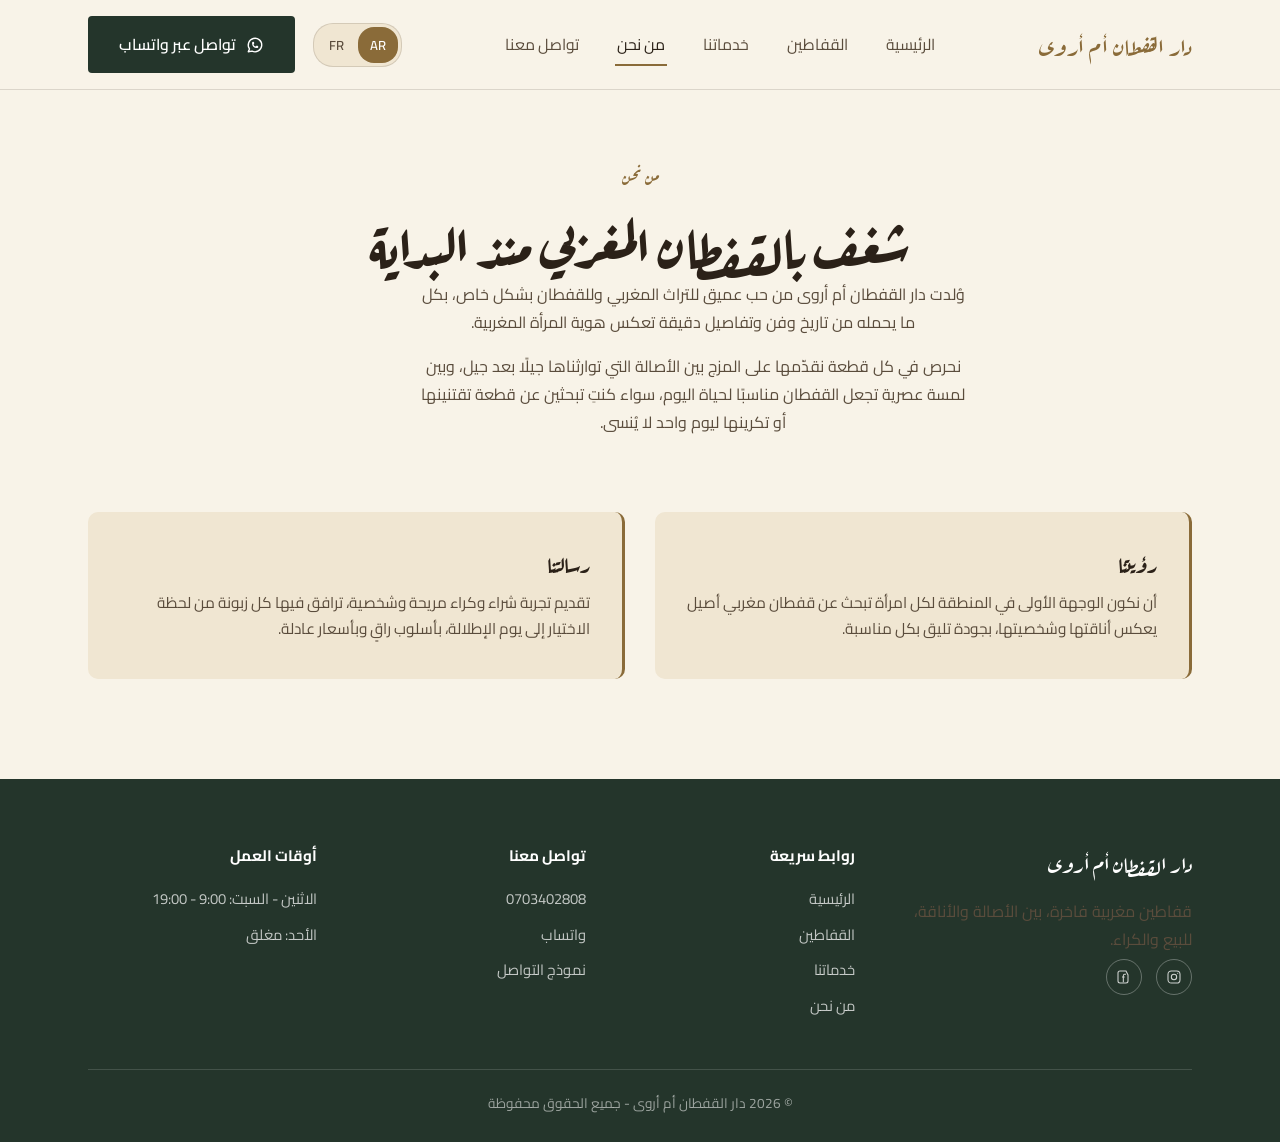
<file: about.html>
<!DOCTYPE html>
<html lang="ar" dir="rtl">
<head>
<meta charset="UTF-8">
<meta name="viewport" content="width=device-width, initial-scale=1.0">
<title data-i18n="abt_title">من نحن | دار القفطان أم أروى</title>
<meta name="description" content="تعرّفي على دار القفطان أم أروى، شغفنا بالقفطان المغربي الأصيل، ورؤيتنا في تقديم الأناقة التقليدية بلمسة عصرية." data-i18n-attr="content:abt_meta_desc">
<link rel="preconnect" href="https://fonts.googleapis.com">
<link rel="preconnect" href="https://fonts.gstatic.com" crossorigin>
<link href="https://fonts.googleapis.com/css2?family=Aref+Ruqaa:wght@400;700&family=Cormorant+Garamond:ital,wght@1,600&family=Cairo:wght@400;500;600;700&display=swap" rel="stylesheet">
<link rel="stylesheet" href="style.css">
</head>
<body>

<!-- ============ Header / Navbar ============ -->
<header class="site-header">
  <div class="nav-wrap">
    <a href="index.html" class="logo"><span data-i18n="brand_prefix">دار القفطان</span> <span data-i18n="brand_name">أم أروى</span></a>

    <nav class="nav-links">
      <a href="index.html" data-i18n="nav_home">الرئيسية</a>
      <a href="caftans.html" data-i18n="nav_caftans">القفاطين</a>
      <a href="services.html" data-i18n="nav_services">خدماتنا</a>
      <a href="about.html" class="active" data-i18n="nav_about">من نحن</a>
      <a href="contact.html" data-i18n="nav_contact">تواصل معنا</a>
    </nav>

    <div class="nav-cta">
      <div class="lang-switch" role="group" data-i18n-attr="aria-label:lang_switch_aria">
        <button type="button" class="lang-btn active" data-lang="ar">AR</button>
        <button type="button" class="lang-btn" data-lang="fr">FR</button>
      </div>
      <a class="btn btn-whatsapp" href="https://wa.me/212703402808" target="_blank" rel="noopener">
        <svg viewBox="0 0 24 24" fill="none" stroke="currentColor" stroke-width="1.8" stroke-linecap="round" stroke-linejoin="round"><path d="M3 21l1.65-3.8a9 9 0 1 1 3.4 2.9L3 21"/><path d="M9 10a.5.5 0 0 0 1 0v-1a.5.5 0 0 0-1 0v1a5 5 0 0 0 5 5h1a.5.5 0 0 0 0-1h-1a.5.5 0 0 0 0 1"/></svg>
        <span data-i18n="whatsapp_short">تواصل عبر واتساب</span>
      </a>
    </div>

    <button class="hamburger" aria-label="فتح القائمة" data-i18n-attr="aria-label:hamburger_aria">
      <span></span><span></span><span></span>
    </button>
  </div>

  <div class="mobile-panel">
    <a href="index.html" data-i18n="nav_home">الرئيسية</a>
    <a href="caftans.html" data-i18n="nav_caftans">القفاطين</a>
    <a href="services.html" data-i18n="nav_services">خدماتنا</a>
    <a href="about.html" data-i18n="nav_about">من نحن</a>
    <a href="contact.html" data-i18n="nav_contact">تواصل معنا</a>
    <a href="https://wa.me/212703402808" target="_blank" rel="noopener" style="color:var(--gold-deep); font-weight:700;" data-i18n="whatsapp_short">تواصل عبر واتساب</a>
    <div class="lang-switch" role="group" data-i18n-attr="aria-label:lang_switch_aria">
      <button type="button" class="lang-btn active" data-lang="ar">AR</button>
      <button type="button" class="lang-btn" data-lang="fr">FR</button>
    </div>
  </div>
</header>

<!-- ============ About hero ============ -->
<section class="about-hero">
  <div class="container">
    <div>
      <span class="eyebrow-gold" data-i18n="abt_hero_eyebrow">من نحن</span>
      <h1 data-i18n="abt_hero_h1">شغف بالقفطان المغربي منذ البداية</h1>
      <p data-i18n="abt_hero_p1">وُلدت دار القفطان أم أروى من حب عميق للتراث المغربي وللقفطان بشكل خاص، بكل ما يحمله من تاريخ وفن وتفاصيل دقيقة تعكس هوية المرأة المغربية.</p>
      <p data-i18n="abt_hero_p2">نحرص في كل قطعة نقدّمها على المزج بين الأصالة التي توارثناها جيلًا بعد جيل، وبين لمسة عصرية تجعل القفطان مناسبًا لحياة اليوم، سواء كنتِ تبحثين عن قطعة تقتنينها أو تكرينها ليوم واحد لا يُنسى.</p>
    </div>
  </div>
</section>

<!-- ============ Mission & Vision ============ -->
<section class="mission-vision">
  <div class="container">
    <div class="mv-grid">
      <div class="mv-card">
        <h3 data-i18n="abt_vision_h3">رؤيتنا</h3>
        <p data-i18n="abt_vision_p">أن نكون الوجهة الأولى في المنطقة لكل امرأة تبحث عن قفطان مغربي أصيل يعكس أناقتها وشخصيتها، بجودة تليق بكل مناسبة.</p>
      </div>
      <div class="mv-card">
        <h3 data-i18n="abt_mission_h3">رسالتنا</h3>
        <p data-i18n="abt_mission_p">تقديم تجربة شراء وكراء مريحة وشخصية، ترافق فيها كل زبونة من لحظة الاختيار إلى يوم الإطلالة، بأسلوب راقٍ وبأسعار عادلة.</p>
      </div>
    </div>
  </div>
</section>

<!-- ============ Footer ============ -->
<footer class="site-footer">
  <div class="container">
    <div class="footer-grid">
      <div>
        <div class="footer-logo" data-i18n="brand_full">دار القفطان أم أروى</div>
        <p data-i18n="footer_tagline">قفاطين مغربية فاخرة، بين الأصالة والأناقة، للبيع والكراء.</p>
        <div class="footer-social">
          <a href="#" aria-label="Instagram"><svg viewBox="0 0 24 24" fill="none" stroke="currentColor" stroke-width="1.6"><rect x="3" y="3" width="18" height="18" rx="5"/><circle cx="12" cy="12" r="4"/><circle cx="17.5" cy="6.5" r="0.8" fill="currentColor" stroke="none"/></svg></a>
          <a href="#" aria-label="Facebook"><svg viewBox="0 0 24 24" fill="none" stroke="currentColor" stroke-width="1.6"><path d="M15 8h-2a2 2 0 0 0-2 2v10M9 12h4"/><path d="M15 3H6a3 3 0 0 0-3 3v12a3 3 0 0 0 3 3h9a3 3 0 0 0 3-3V9l-3-6z"/></svg></a>
        </div>
      </div>
      <div class="footer-col">
        <h4 data-i18n="footer_quicklinks">روابط سريعة</h4>
        <a href="index.html" data-i18n="nav_home">الرئيسية</a>
        <a href="caftans.html" data-i18n="nav_caftans">القفاطين</a>
        <a href="services.html" data-i18n="nav_services">خدماتنا</a>
        <a href="about.html" data-i18n="nav_about">من نحن</a>
      </div>
      <div class="footer-col">
        <h4 data-i18n="footer_contact_title">تواصل معنا</h4>
        <a href="tel:0703402808">0703402808</a>
        <a href="https://wa.me/212703402808" target="_blank" rel="noopener" data-i18n="footer_whatsapp_label">واتساب</a>
        <a href="contact.html" data-i18n="footer_contact_form">نموذج التواصل</a>
      </div>
      <div class="footer-col">
        <h4 data-i18n="footer_hours_title">أوقات العمل</h4>
        <p data-i18n="footer_hours_weekdays">الاثنين - السبت: 9:00 - 19:00</p>
        <p data-i18n="footer_hours_sunday">الأحد: مغلق</p>
      </div>
    </div>
    <div class="footer-bottom" data-i18n="footer_copyright">© 2026 دار القفطان أم أروى - جميع الحقوق محفوظة</div>
  </div>
</footer>

<script src="i18n.js"></script>
<script src="script.js"></script>
</body>
</html>
</file>
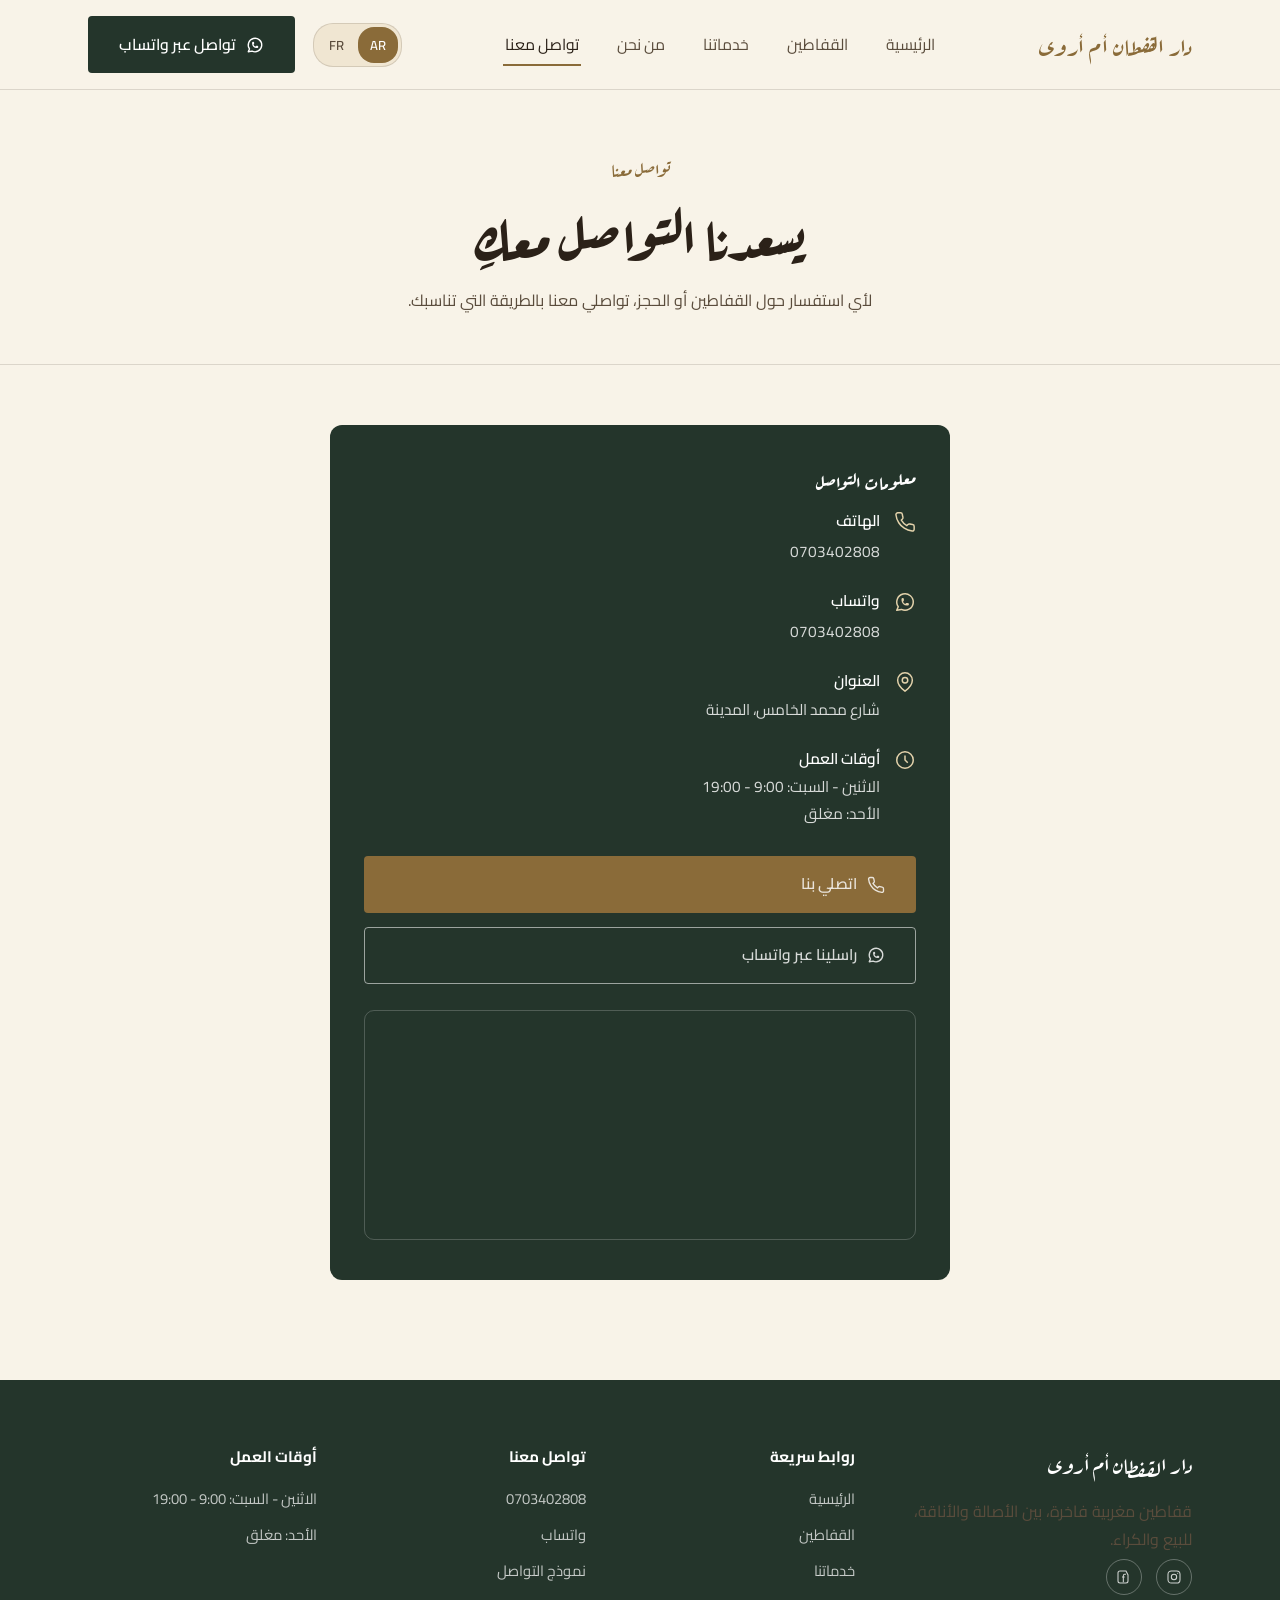
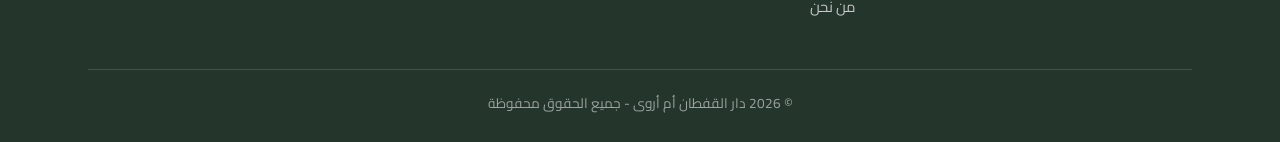
<file: contact.html>
<!DOCTYPE html>
<html lang="ar" dir="rtl">
<head>
<meta charset="UTF-8">
<meta name="viewport" content="width=device-width, initial-scale=1.0">
<title data-i18n="cnt_title">تواصل معنا | دار القفطان أم أروى</title>
<meta name="description" content="تواصلي مع دار القفطان أم أروى عبر الهاتف أو واتساب أو زيارة المحل. نسعد باستقبال استفساراتك." data-i18n-attr="content:cnt_meta_desc">
<link rel="preconnect" href="https://fonts.googleapis.com">
<link rel="preconnect" href="https://fonts.gstatic.com" crossorigin>
<link href="https://fonts.googleapis.com/css2?family=Aref+Ruqaa:wght@400;700&family=Cormorant+Garamond:ital,wght@1,600&family=Cairo:wght@400;500;600;700&display=swap" rel="stylesheet">
<link rel="stylesheet" href="style.css">
</head>
<body>

<!-- ============ Header / Navbar ============ -->
<header class="site-header">
  <div class="nav-wrap">
    <a href="index.html" class="logo"><span data-i18n="brand_prefix">دار القفطان</span> <span data-i18n="brand_name">أم أروى</span></a>

    <nav class="nav-links">
      <a href="index.html" data-i18n="nav_home">الرئيسية</a>
      <a href="caftans.html" data-i18n="nav_caftans">القفاطين</a>
      <a href="services.html" data-i18n="nav_services">خدماتنا</a>
      <a href="about.html" data-i18n="nav_about">من نحن</a>
      <a href="contact.html" class="active" data-i18n="nav_contact">تواصل معنا</a>
    </nav>

    <div class="nav-cta">
      <div class="lang-switch" role="group" data-i18n-attr="aria-label:lang_switch_aria">
        <button type="button" class="lang-btn active" data-lang="ar">AR</button>
        <button type="button" class="lang-btn" data-lang="fr">FR</button>
      </div>
      <a class="btn btn-whatsapp" href="https://wa.me/212703402808" target="_blank" rel="noopener">
        <svg viewBox="0 0 24 24" fill="none" stroke="currentColor" stroke-width="1.8" stroke-linecap="round" stroke-linejoin="round"><path d="M3 21l1.65-3.8a9 9 0 1 1 3.4 2.9L3 21"/><path d="M9 10a.5.5 0 0 0 1 0v-1a.5.5 0 0 0-1 0v1a5 5 0 0 0 5 5h1a.5.5 0 0 0 0-1h-1a.5.5 0 0 0 0 1"/></svg>
        <span data-i18n="whatsapp_short">تواصل عبر واتساب</span>
      </a>
    </div>

    <button class="hamburger" aria-label="فتح القائمة" data-i18n-attr="aria-label:hamburger_aria">
      <span></span><span></span><span></span>
    </button>
  </div>

  <div class="mobile-panel">
    <a href="index.html" data-i18n="nav_home">الرئيسية</a>
    <a href="caftans.html" data-i18n="nav_caftans">القفاطين</a>
    <a href="services.html" data-i18n="nav_services">خدماتنا</a>
    <a href="about.html" data-i18n="nav_about">من نحن</a>
    <a href="contact.html" data-i18n="nav_contact">تواصل معنا</a>
    <a href="https://wa.me/212703402808" target="_blank" rel="noopener" style="color:var(--gold-deep); font-weight:700;" data-i18n="whatsapp_short">تواصل عبر واتساب</a>
    <div class="lang-switch" role="group" data-i18n-attr="aria-label:lang_switch_aria">
      <button type="button" class="lang-btn active" data-lang="ar">AR</button>
      <button type="button" class="lang-btn" data-lang="fr">FR</button>
    </div>
  </div>
</header>

<!-- ============ Page header ============ -->
<section class="page-header">
  <div class="container">
    <span class="eyebrow-gold" data-i18n="nav_contact">تواصل معنا</span>
    <h1 data-i18n="cnt_header_h1">يسعدنا التواصل معكِ</h1>
    <p data-i18n="cnt_header_p">لأي استفسار حول القفاطين أو الحجز، تواصلي معنا بالطريقة التي تناسبك.</p>
  </div>
</section>

<!-- ============ Contact content ============ -->
<div class="container">
  <div class="contact-wrap">

    <!-- Info card -->
    <div class="contact-info-card">
      <h3 data-i18n="cnt_info_title">معلومات التواصل</h3>

      <div class="contact-row">
        <svg class="icon" viewBox="0 0 24 24" fill="none" stroke="currentColor" stroke-width="1.6"><path d="M22 16.9v3a2 2 0 0 1-2.2 2 19.8 19.8 0 0 1-8.6-3.1 19.5 19.5 0 0 1-6-6 19.8 19.8 0 0 1-3.1-8.7A2 2 0 0 1 4.1 2h3a2 2 0 0 1 2 1.7c.1 1 .3 2 .6 2.9a2 2 0 0 1-.5 2.1L8 9.9a16 16 0 0 0 6 6l1.2-1.2a2 2 0 0 1 2.1-.5c.9.3 1.9.5 2.9.6a2 2 0 0 1 1.8 2.1z"/></svg>
        <div>
          <p style="color:#fff; font-weight:600; margin-bottom:2px;" data-i18n="cnt_phone_label">الهاتف</p>
          <a href="tel:0703402808">0703402808</a>
        </div>
      </div>

      <div class="contact-row">
        <svg class="icon" viewBox="0 0 24 24" fill="none" stroke="currentColor" stroke-width="1.6" stroke-linecap="round" stroke-linejoin="round"><path d="M3 21l1.65-3.8a9 9 0 1 1 3.4 2.9L3 21"/><path d="M9 10a.5.5 0 0 0 1 0v-1a.5.5 0 0 0-1 0v1a5 5 0 0 0 5 5h1a.5.5 0 0 0 0-1h-1a.5.5 0 0 0 0 1"/></svg>
        <div>
          <p style="color:#fff; font-weight:600; margin-bottom:2px;" data-i18n="footer_whatsapp_label">واتساب</p>
          <a href="https://wa.me/212703402808" target="_blank" rel="noopener">0703402808</a>
        </div>
      </div>

      <div class="contact-row">
        <svg class="icon" viewBox="0 0 24 24" fill="none" stroke="currentColor" stroke-width="1.6"><path d="M20 10c0 6-8 12-8 12s-8-6-8-12a8 8 0 0 1 16 0z"/><circle cx="12" cy="10" r="3"/></svg>
        <div>
          <p style="color:#fff; font-weight:600; margin-bottom:2px;" data-i18n="cnt_address_label">العنوان</p>
          <p data-i18n="cnt_address_value">شارع محمد الخامس، المدينة</p>
        </div>
      </div>

      <div class="contact-row">
        <svg class="icon" viewBox="0 0 24 24" fill="none" stroke="currentColor" stroke-width="1.6"><circle cx="12" cy="12" r="9"/><path d="M12 7v5l3 3"/></svg>
        <div>
          <p style="color:#fff; font-weight:600; margin-bottom:2px;" data-i18n="footer_hours_title">أوقات العمل</p>
          <p data-i18n="footer_hours_weekdays">الاثنين - السبت: 9:00 - 19:00</p>
          <p data-i18n="footer_hours_sunday">الأحد: مغلق</p>
        </div>
      </div>

      <div class="contact-actions">
        <a class="btn btn-gold" href="tel:0703402808">
          <svg viewBox="0 0 24 24" fill="none" stroke="currentColor" stroke-width="1.8"><path d="M22 16.9v3a2 2 0 0 1-2.2 2 19.8 19.8 0 0 1-8.6-3.1 19.5 19.5 0 0 1-6-6 19.8 19.8 0 0 1-3.1-8.7A2 2 0 0 1 4.1 2h3a2 2 0 0 1 2 1.7c.1 1 .3 2 .6 2.9a2 2 0 0 1-.5 2.1L8 9.9a16 16 0 0 0 6 6l1.2-1.2a2 2 0 0 1 2.1-.5c.9.3 1.9.5 2.9.6a2 2 0 0 1 1.8 2.1z"/></svg>
          <span data-i18n="cnt_call_btn">اتصلي بنا</span>
        </a>
        <a class="btn btn-outline-light" href="https://wa.me/212703402808" target="_blank" rel="noopener">
          <svg viewBox="0 0 24 24" fill="none" stroke="currentColor" stroke-width="1.8" stroke-linecap="round" stroke-linejoin="round"><path d="M3 21l1.65-3.8a9 9 0 1 1 3.4 2.9L3 21"/><path d="M9 10a.5.5 0 0 0 1 0v-1a.5.5 0 0 0-1 0v1a5 5 0 0 0 5 5h1a.5.5 0 0 0 0-1h-1a.5.5 0 0 0 0 1"/></svg>
          <span data-i18n="cnt_whatsapp_btn">راسلينا عبر واتساب</span>
        </a>
      </div>

      <div class="map-placeholder">
        <iframe
          src="https://www.google.com/maps/embed?pb=!1m18!1m12!1m3!1d3406.7914762682476!2d-7.9371358999999995!3d31.364732999999998!2m3!1f0!2f0!3f0!3m2!1i1024!2i768!4f13.1!3m3!1m2!1s0xdb003000e44864b%3A0xe69a0effd0242fc6!2z2K_Yp9ixINmE2YLZgdi32KfZhiDYo9mFINin2LHZiNmJ!5e0!3m2!1sen!2sma!4v1788450697798!5m2!1sen!2sma" width="600" height="450" style="border:0;" allowfullscreen="" loading="lazy" referrerpolicy="strict-origin-when-cross-origin""
          loading="lazy"
          referrerpolicy="no-referrer-when-downgrade"
          title="موقع دار القفطان أم أروى على الخريطة (موقع افتراضي قابل للتعديل)"
          data-i18n-attr="title:cnt_map_title">
        </iframe>
      </div>
    </div>

  </div>
</div>

<!-- ============ Footer ============ -->
<footer class="site-footer">
  <div class="container">
    <div class="footer-grid">
      <div>
        <div class="footer-logo" data-i18n="brand_full">دار القفطان أم أروى</div>
        <p data-i18n="footer_tagline">قفاطين مغربية فاخرة، بين الأصالة والأناقة، للبيع والكراء.</p>
        <div class="footer-social">
          <a href="#" aria-label="Instagram"><svg viewBox="0 0 24 24" fill="none" stroke="currentColor" stroke-width="1.6"><rect x="3" y="3" width="18" height="18" rx="5"/><circle cx="12" cy="12" r="4"/><circle cx="17.5" cy="6.5" r="0.8" fill="currentColor" stroke="none"/></svg></a>
          <a href="#" aria-label="Facebook"><svg viewBox="0 0 24 24" fill="none" stroke="currentColor" stroke-width="1.6"><path d="M15 8h-2a2 2 0 0 0-2 2v10M9 12h4"/><path d="M15 3H6a3 3 0 0 0-3 3v12a3 3 0 0 0 3 3h9a3 3 0 0 0 3-3V9l-3-6z"/></svg></a>
        </div>
      </div>
      <div class="footer-col">
        <h4 data-i18n="footer_quicklinks">روابط سريعة</h4>
        <a href="index.html" data-i18n="nav_home">الرئيسية</a>
        <a href="caftans.html" data-i18n="nav_caftans">القفاطين</a>
        <a href="services.html" data-i18n="nav_services">خدماتنا</a>
        <a href="about.html" data-i18n="nav_about">من نحن</a>
      </div>
      <div class="footer-col">
        <h4 data-i18n="footer_contact_title">تواصل معنا</h4>
        <a href="tel:0703402808">0703402808</a>
        <a href="https://wa.me/212703402808" target="_blank" rel="noopener" data-i18n="footer_whatsapp_label">واتساب</a>
        <a href="contact.html" data-i18n="footer_contact_form">نموذج التواصل</a>
      </div>
      <div class="footer-col">
        <h4 data-i18n="footer_hours_title">أوقات العمل</h4>
        <p data-i18n="footer_hours_weekdays">الاثنين - السبت: 9:00 - 19:00</p>
        <p data-i18n="footer_hours_sunday">الأحد: مغلق</p>
      </div>
    </div>
    <div class="footer-bottom" data-i18n="footer_copyright">© 2026 دار القفطان أم أروى - جميع الحقوق محفوظة</div>
  </div>
</footer>

<script src="i18n.js"></script>
<script src="script.js"></script>
</body>
</html>
</file>
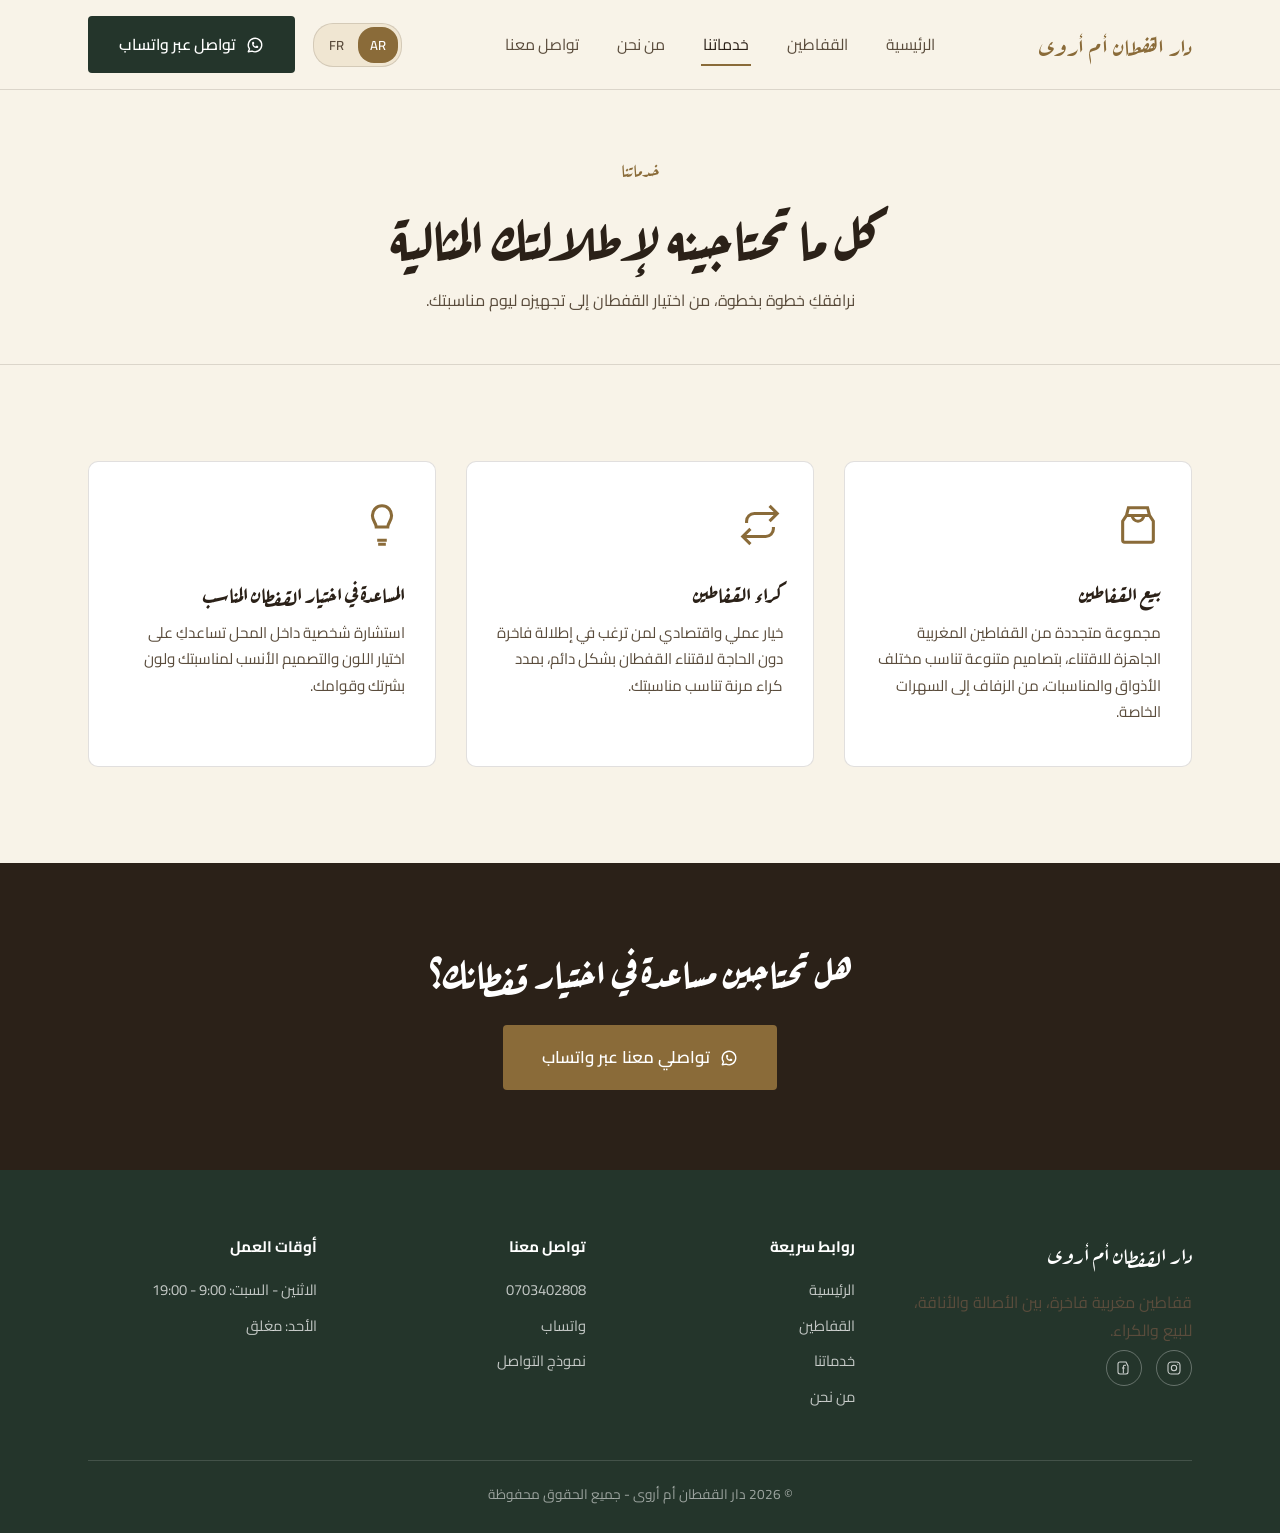
<file: services.html>
<!DOCTYPE html>
<html lang="ar" dir="rtl">
<head>
<meta charset="UTF-8">
<meta name="viewport" content="width=device-width, initial-scale=1.0">
<title data-i18n="srv_title">خدماتنا | دار القفطان أم أروى</title>
<meta name="description" content="خدمات دار القفطان أم أروى: بيع القفاطين، كراء القفاطين، والمساعدة في اختيار القفطان المناسب لمناسبتك." data-i18n-attr="content:srv_meta_desc">
<link rel="preconnect" href="https://fonts.googleapis.com">
<link rel="preconnect" href="https://fonts.gstatic.com" crossorigin>
<link href="https://fonts.googleapis.com/css2?family=Aref+Ruqaa:wght@400;700&family=Cormorant+Garamond:ital,wght@1,600&family=Cairo:wght@400;500;600;700&display=swap" rel="stylesheet">
<link rel="stylesheet" href="style.css">
</head>
<body>

<!-- ============ Header / Navbar ============ -->
<header class="site-header">
  <div class="nav-wrap">
    <a href="index.html" class="logo"><span data-i18n="brand_prefix">دار القفطان</span> <span data-i18n="brand_name">أم أروى</span></a>

    <nav class="nav-links">
      <a href="index.html" data-i18n="nav_home">الرئيسية</a>
      <a href="caftans.html" data-i18n="nav_caftans">القفاطين</a>
      <a href="services.html" class="active" data-i18n="nav_services">خدماتنا</a>
      <a href="about.html" data-i18n="nav_about">من نحن</a>
      <a href="contact.html" data-i18n="nav_contact">تواصل معنا</a>
    </nav>

    <div class="nav-cta">
      <div class="lang-switch" role="group" data-i18n-attr="aria-label:lang_switch_aria">
        <button type="button" class="lang-btn active" data-lang="ar">AR</button>
        <button type="button" class="lang-btn" data-lang="fr">FR</button>
      </div>
      <a class="btn btn-whatsapp" href="https://wa.me/212703402808" target="_blank" rel="noopener">
        <svg viewBox="0 0 24 24" fill="none" stroke="currentColor" stroke-width="1.8" stroke-linecap="round" stroke-linejoin="round"><path d="M3 21l1.65-3.8a9 9 0 1 1 3.4 2.9L3 21"/><path d="M9 10a.5.5 0 0 0 1 0v-1a.5.5 0 0 0-1 0v1a5 5 0 0 0 5 5h1a.5.5 0 0 0 0-1h-1a.5.5 0 0 0 0 1"/></svg>
        <span data-i18n="whatsapp_short">تواصل عبر واتساب</span>
      </a>
    </div>

    <button class="hamburger" aria-label="فتح القائمة" data-i18n-attr="aria-label:hamburger_aria">
      <span></span><span></span><span></span>
    </button>
  </div>

  <div class="mobile-panel">
    <a href="index.html" data-i18n="nav_home">الرئيسية</a>
    <a href="caftans.html" data-i18n="nav_caftans">القفاطين</a>
    <a href="services.html" data-i18n="nav_services">خدماتنا</a>
    <a href="about.html" data-i18n="nav_about">من نحن</a>
    <a href="contact.html" data-i18n="nav_contact">تواصل معنا</a>
    <a href="https://wa.me/212703402808" target="_blank" rel="noopener" style="color:var(--gold-deep); font-weight:700;" data-i18n="whatsapp_short">تواصل عبر واتساب</a>
    <div class="lang-switch" role="group" data-i18n-attr="aria-label:lang_switch_aria">
      <button type="button" class="lang-btn active" data-lang="ar">AR</button>
      <button type="button" class="lang-btn" data-lang="fr">FR</button>
    </div>
  </div>
</header>

<!-- ============ Page header ============ -->
<section class="page-header">
  <div class="container">
    <span class="eyebrow-gold" data-i18n="srv_header_eyebrow">خدماتنا</span>
    <h1 data-i18n="srv_header_h1">كل ما تحتاجينه لإطلالتك المثالية</h1>
    <p data-i18n="srv_header_p">نرافقكِ خطوة بخطوة، من اختيار القفطان إلى تجهيزه ليوم مناسبتك.</p>
  </div>
</section>

<!-- ============ Services ============ -->
<section class="section">
  <div class="container">
    <div class="services-grid">

      <div class="service-card">
        <svg class="icon" viewBox="0 0 24 24" fill="none" stroke="currentColor" stroke-width="1.6"><path d="M6 7l1-4h10l1 4M6 7l-2 3v10a1 1 0 0 0 1 1h14a1 1 0 0 0 1-1V10l-2-3M6 7h12"/><path d="M9 7a3 3 0 0 0 6 0"/></svg>
        <h3 data-i18n="srv1_h3">بيع القفاطين</h3>
        <p data-i18n="srv1_p">مجموعة متجددة من القفاطين المغربية الجاهزة للاقتناء، بتصاميم متنوعة تناسب مختلف الأذواق والمناسبات، من الزفاف إلى السهرات الخاصة.</p>
      </div>

      <div class="service-card">
        <svg class="icon" viewBox="0 0 24 24" fill="none" stroke="currentColor" stroke-width="1.6"><path d="M17 2l4 4-4 4M21 6H9a4 4 0 0 0-4 4v1M7 22l-4-4 4-4M3 18h12a4 4 0 0 0 4-4v-1"/></svg>
        <h3 data-i18n="srv2_h3">كراء القفاطين</h3>
        <p data-i18n="srv2_p">خيار عملي واقتصادي لمن ترغب في إطلالة فاخرة دون الحاجة لاقتناء القفطان بشكل دائم، بمدد كراء مرنة تناسب مناسبتك.</p>
      </div>

      <div class="service-card">
        <svg class="icon" viewBox="0 0 24 24" fill="none" stroke="currentColor" stroke-width="1.6"><path d="M12 2a5 5 0 0 1 5 5c0 3-2 4-2 6h-6c0-2-2-3-2-6a5 5 0 0 1 5-5z"/><path d="M9.5 20h5M10 22h4"/></svg>
        <h3 data-i18n="srv3_h3">المساعدة في اختيار القفطان المناسب</h3>
        <p data-i18n="srv3_p">استشارة شخصية داخل المحل تساعدكِ على اختيار اللون والتصميم الأنسب لمناسبتك ولون بشرتك وقوامك.</p>
      </div>

    </div>
  </div>
</section>

<!-- ============ CTA ============ -->
<section class="cta-banner">
  <div class="container">
    <h2 data-i18n="srv_cta_h2">هل تحتاجين مساعدة في اختيار قفطانك؟</h2>
    <a class="btn btn-gold" href="https://wa.me/212703402808" target="_blank" rel="noopener">
      <svg viewBox="0 0 24 24" fill="none" stroke="currentColor" stroke-width="1.8" stroke-linecap="round" stroke-linejoin="round"><path d="M3 21l1.65-3.8a9 9 0 1 1 3.4 2.9L3 21"/><path d="M9 10a.5.5 0 0 0 1 0v-1a.5.5 0 0 0-1 0v1a5 5 0 0 0 5 5h1a.5.5 0 0 0 0-1h-1a.5.5 0 0 0 0 1"/></svg>
      <span data-i18n="cta_whatsapp">تواصلي معنا عبر واتساب</span>
    </a>
  </div>
</section>

<!-- ============ Footer ============ -->
<footer class="site-footer">
  <div class="container">
    <div class="footer-grid">
      <div>
        <div class="footer-logo" data-i18n="brand_full">دار القفطان أم أروى</div>
        <p data-i18n="footer_tagline">قفاطين مغربية فاخرة، بين الأصالة والأناقة، للبيع والكراء.</p>
        <div class="footer-social">
          <a href="#" aria-label="Instagram"><svg viewBox="0 0 24 24" fill="none" stroke="currentColor" stroke-width="1.6"><rect x="3" y="3" width="18" height="18" rx="5"/><circle cx="12" cy="12" r="4"/><circle cx="17.5" cy="6.5" r="0.8" fill="currentColor" stroke="none"/></svg></a>
          <a href="#" aria-label="Facebook"><svg viewBox="0 0 24 24" fill="none" stroke="currentColor" stroke-width="1.6"><path d="M15 8h-2a2 2 0 0 0-2 2v10M9 12h4"/><path d="M15 3H6a3 3 0 0 0-3 3v12a3 3 0 0 0 3 3h9a3 3 0 0 0 3-3V9l-3-6z"/></svg></a>
        </div>
      </div>
      <div class="footer-col">
        <h4 data-i18n="footer_quicklinks">روابط سريعة</h4>
        <a href="index.html" data-i18n="nav_home">الرئيسية</a>
        <a href="caftans.html" data-i18n="nav_caftans">القفاطين</a>
        <a href="services.html" data-i18n="nav_services">خدماتنا</a>
        <a href="about.html" data-i18n="nav_about">من نحن</a>
      </div>
      <div class="footer-col">
        <h4 data-i18n="footer_contact_title">تواصل معنا</h4>
        <a href="tel:0703402808">0703402808</a>
        <a href="https://wa.me/212703402808" target="_blank" rel="noopener" data-i18n="footer_whatsapp_label">واتساب</a>
        <a href="contact.html" data-i18n="footer_contact_form">نموذج التواصل</a>
      </div>
      <div class="footer-col">
        <h4 data-i18n="footer_hours_title">أوقات العمل</h4>
        <p data-i18n="footer_hours_weekdays">الاثنين - السبت: 9:00 - 19:00</p>
        <p data-i18n="footer_hours_sunday">الأحد: مغلق</p>
      </div>
    </div>
    <div class="footer-bottom" data-i18n="footer_copyright">© 2026 دار القفطان أم أروى - جميع الحقوق محفوظة</div>
  </div>
</footer>

<script src="i18n.js"></script>
<script src="script.js"></script>
</body>
</html>
</file>
<file: style.css>
/* ==========================================================================
   دار القفطان أم أروى — Stylesheet
   Design language: Moroccan riad-arch imagery, antique gold on ivory,
   deep emerald for grounding sections. Two typefaces only:
   "Aref Ruqaa" (calligraphic serif) for display, "Cairo" for everything else.
   ========================================================================== */

:root {
  /* Color tokens */
  --cream: #F8F3E8;
  --cream-deep: #F0E6D2;
  --ink: #2B2118;
  --ink-soft: #5A4C3C;
  --gold: #AD8A50;
  --gold-deep: #8A6B39;
  --gold-pale: #E4D3AC;
  --green: #24352B;
  --green-soft: #33473A;
  --white: #FFFFFF;
  --line: rgba(43, 33, 24, 0.14);

  /* Type */
  --font-display: "Aref Ruqaa", serif;
  --font-body: "Cairo", sans-serif;

  /* Layout */
  --max-width: 1160px;
  --arch-radius: 260px 260px 12px 12px;
  --arch-radius-sm: 160px 160px 8px 8px;
}

/* ---------- Reset ---------- */
* { box-sizing: border-box; margin: 0; padding: 0; }

html { scroll-behavior: smooth; }

body {
  font-family: var(--font-body);
  background: var(--cream);
  color: var(--ink);
  line-height: 1.75;
  font-size: 16px;
  direction: rtl;
  text-align: right;
  -webkit-font-smoothing: antialiased;
}

img { max-width: 100%; display: block; }

a { color: inherit; text-decoration: none; }

ul { list-style: none; }

button { font-family: inherit; cursor: pointer; }

.container {
  max-width: var(--max-width);
  margin: 0 auto;
  padding: 0 28px;
}

/* Respect reduced motion */
@media (prefers-reduced-motion: reduce) {
  html { scroll-behavior: auto; }
  * { animation-duration: 0.01ms !important; transition-duration: 0.01ms !important; }
}

/* Visible keyboard focus */
a:focus-visible,
button:focus-visible,
input:focus-visible,
textarea:focus-visible {
  outline: 2px solid var(--gold-deep);
  outline-offset: 3px;
}

/* ---------- Typography ---------- */
h1, h2, h3, .display {
  font-family: var(--font-display);
  font-weight: 700;
  color: var(--ink);
  line-height: 1.35;
}

h1 { font-size: clamp(2.4rem, 4.6vw, 3.6rem); }
h2 { font-size: clamp(1.9rem, 3.2vw, 2.5rem); }
h3 { font-size: 1.35rem; }

p { color: var(--ink-soft); max-width: 62ch; }

.eyebrow-gold {
  display: inline-block;
  color: var(--gold-deep);
  font-family: var(--font-display);
  font-size: 1.15rem;
  margin-bottom: 10px;
}

.section-head {
  max-width: 640px;
  margin-bottom: 44px;
}
.section-head.center {
  margin-left: auto;
  margin-right: auto;
  text-align: center;
}
.section-head p { margin-top: 14px; }
.section-head.center p { margin-left: auto; margin-right: auto; }

/* ---------- Buttons ---------- */
.btn {
  display: inline-flex;
  align-items: center;
  gap: 10px;
  padding: 14px 30px;
  border-radius: 4px;
  font-weight: 600;
  font-size: 0.98rem;
  border: 1.5px solid transparent;
  transition: transform 0.2s ease, background 0.2s ease, color 0.2s ease, border-color 0.2s ease;
}
.btn:hover { transform: translateY(-2px); }

.btn-gold {
  background: var(--gold-deep);
  color: var(--white);
}
.btn-gold:hover { background: var(--ink); }

.btn-outline {
  border-color: var(--ink);
  color: var(--ink);
  background: transparent;
}
.btn-outline:hover { border-color: var(--gold-deep); color: var(--gold-deep); }

.btn-outline-light {
  border-color: rgba(255,255,255,0.55);
  color: var(--white);
}
.btn-outline-light:hover { border-color: var(--gold-pale); color: var(--gold-pale); }

.btn-whatsapp {
  background: var(--green);
  color: var(--white);
}
.btn-whatsapp:hover { background: var(--gold-deep); }

.btn svg { width: 18px; height: 18px; flex-shrink: 0; }

/* ---------- Header / Nav ---------- */
.site-header {
  position: sticky;
  top: 0;
  z-index: 50;
  background: rgba(248, 243, 232, 0.94);
  backdrop-filter: blur(6px);
  border-bottom: 1px solid var(--line);
}

.nav-wrap {
  display: flex;
  align-items: center;
  justify-content: space-between;
  padding: 16px 28px;
  max-width: var(--max-width);
  margin: 0 auto;
}

.logo {
  font-family: var(--font-display);
  font-size: 1.5rem;
  color: var(--ink);
  letter-spacing: 0.5px;
}
.logo span { color: var(--gold-deep); }

.nav-links {
  display: flex;
  align-items: center;
  gap: 34px;
}

.nav-links a {
  font-size: 0.98rem;
  color: var(--ink-soft);
  position: relative;
  padding: 4px 2px;
}
.nav-links a:hover,
.nav-links a.active { color: var(--ink); }
.nav-links a.active::after {
  content: "";
  position: absolute;
  right: 0; left: 0;
  bottom: -4px;
  height: 2px;
  background: var(--gold-deep);
}

.nav-cta { display: flex; align-items: center; gap: 18px; }

.hamburger {
  display: none;
  flex-direction: column;
  gap: 5px;
  background: none;
  border: none;
  padding: 8px;
}
.hamburger span {
  width: 24px;
  height: 2px;
  background: var(--ink);
  transition: transform 0.25s ease, opacity 0.25s ease;
}

.mobile-panel {
  display: none;
  flex-direction: column;
  padding: 10px 28px 26px;
  border-top: 1px solid var(--line);
  background: var(--cream);
}
.mobile-panel a {
  padding: 13px 0;
  border-bottom: 1px solid var(--line);
  color: var(--ink-soft);
  font-size: 1.02rem;
}
.mobile-panel a:last-of-type { border-bottom: none; }

body.menu-open .mobile-panel { display: flex; }
body.menu-open .hamburger span:nth-child(1) { transform: translateY(7px) rotate(45deg); }
body.menu-open .hamburger span:nth-child(2) { opacity: 0; }
body.menu-open .hamburger span:nth-child(3) { transform: translateY(-7px) rotate(-45deg); }

/* ---------- Hero ---------- */
.hero {
  position: relative;
  min-height: calc(100vh - var(--header-h, 84px));
  min-height: calc(100svh - var(--header-h, 84px));
  display: flex;
  align-items: center;
  padding: 0;
  overflow: hidden;
  color: var(--white);
}

.hero-image-wrap {
  position: absolute;
  inset: 0;
  z-index: 0;
}
.hero-image-wrap img {
  width: 100%;
  height: 100%;
  object-fit: cover;
  border-radius: 0;
  box-shadow: none;
}

.hero-overlay {
  position: absolute;
  inset: 0;
  z-index: 1;
  background:
    linear-gradient(0deg, rgba(20,15,10,0.75) 0%, rgba(20,15,10,0.25) 42%, rgba(20,15,10,0.55) 100%);
}

.hero .container.hero-inner {
  position: relative;
  z-index: 2;
  display: block;
  padding: 110px 0 90px;
}

.hero-text { max-width: 680px; }
.hero-text .eyebrow-gold { display: block; color: var(--gold-pale); }
.hero-text h1 { margin-bottom: 22px; color: var(--white); }
.hero-text p { font-size: 1.08rem; margin-bottom: 34px; color: rgba(255,255,255,0.88); }
.hero-actions { display: flex; flex-wrap: wrap; gap: 10px; }
.hero-actions .btn { padding: 13px 18px; font-size: 0.88rem; white-space: nowrap; }
@media (max-width: 480px) {
  .hero-actions { gap: 8px; }
  .hero-actions .btn { padding: 11px 13px; font-size: 0.8rem; }

  html[lang="fr"] .logo { font-size: 1.05rem; }
}

.hero-scroll {
  position: absolute;
  left: 50%;
  bottom: 30px;
  z-index: 2;
  transform: translateX(-50%);
  color: var(--white);
  opacity: 0.85;
  animation: heroScrollBounce 1.8s ease-in-out infinite;
}
.hero-scroll svg { width: 26px; height: 26px; display: block; }
@keyframes heroScrollBounce {
  0%, 100% { transform: translate(-50%, 0); }
  50% { transform: translate(-50%, 10px); }
}


/* ---------- About strip ---------- */
.about-strip {
  padding: 90px 0;
  background: var(--cream-deep);
}
.about-strip .container {
  display: grid;
  grid-template-columns: 0.85fr 1.15fr;
  gap: 60px;
  align-items: center;
}
.about-strip img {
  width: 100%;
  aspect-ratio: 4 / 5;
  object-fit: cover;
  border-radius: var(--arch-radius-sm);
}
.about-strip p { margin-bottom: 16px; }

/* ---------- Product / caftan cards ---------- */
.section { padding: 96px 0; }

.card-grid {
  display: grid;
  grid-template-columns: repeat(3, 1fr);
  gap: 34px;
}

.caftan-card {
  background: var(--white);
  border: 1px solid var(--line);
  border-radius: 10px;
  overflow: hidden;
  display: flex;
  flex-direction: column;
}

.caftan-card .img-wrap {
  aspect-ratio: 4 / 5;
  overflow: hidden;
  border-radius: 0;
  margin: 14px 14px 0;
}
.caftan-card img { width: 100%; height: 100%; object-fit: cover; }

.caftan-card .card-body {
  padding: 22px 20px 26px;
  display: flex;
  flex-direction: column;
  gap: 10px;
  flex: 1;
}

.tag {
  display: inline-flex;
  align-self: flex-start;
  font-size: 0.8rem;
  color: var(--gold-deep);
  border: 1px solid var(--gold);
  border-radius: 30px;
  padding: 4px 14px;
}

.price-row {
  display: flex;
  align-items: center;
  justify-content: space-between;
  gap: 10px;
}
.price {
  font-weight: 700;
  color: var(--ink);
  font-size: 0.98rem;
  white-space: nowrap;
}

.modal-price-row {
  display: flex;
  align-items: center;
  justify-content: space-between;
  gap: 10px;
  margin-bottom: 14px;
}
.modal-price-row .modal-tag { margin-bottom: 0; }
.modal-price-row .modal-price { font-size: 1.1rem; }

.caftan-card h3 { font-size: 1.2rem; }
.caftan-card p { font-size: 0.94rem; margin-bottom: 6px; }

.card-link {
  margin-top: auto;
  font-weight: 700;
  color: var(--ink);
  border-bottom: 1.5px solid var(--gold-deep);
  align-self: flex-start;
  padding-bottom: 2px;
  font-size: 0.94rem;
}
.card-link:hover { color: var(--gold-deep); }

.section-footer-link {
  text-align: center;
  margin-top: 50px;
}

/* ---------- Why us ---------- */
.why-us {
  background: var(--green);
  padding: 90px 0;
}
.why-us .section-head h2,
.why-us .section-head p { color: var(--white); }
.why-us .section-head p { color: rgba(255,255,255,0.75); }
.why-us .eyebrow-gold { color: var(--gold-pale); }

.why-grid {
  display: grid;
  grid-template-columns: repeat(4, 1fr);
  gap: 30px;
}
.why-item {
  padding: 30px 22px;
  border: 1px solid rgba(255,255,255,0.16);
  border-radius: 8px;
}
.why-item .icon {
  width: 42px; height: 42px;
  margin-bottom: 18px;
  color: var(--gold-pale);
}
.why-item h3 { color: var(--white); font-size: 1.08rem; margin-bottom: 8px; }
.why-item p { color: rgba(255,255,255,0.72); font-size: 0.93rem; }

/* ---------- CTA banner ---------- */
.cta-banner {
  background: var(--ink);
  padding: 80px 0;
  text-align: center;
}
.cta-banner h2 { color: var(--white); margin-bottom: 28px; }
.cta-banner .btn-gold { font-size: 1.05rem; padding: 17px 38px; }

/* ---------- Footer ---------- */
.site-footer {
  background: var(--green);
  color: rgba(255,255,255,0.78);
  padding: 64px 0 26px;
}
.footer-grid {
  display: grid;
  grid-template-columns: 1.3fr 1fr 1fr 1fr;
  gap: 40px;
  padding-bottom: 40px;
  border-bottom: 1px solid rgba(255,255,255,0.14);
}
.footer-logo {
  font-family: var(--font-display);
  color: var(--white);
  font-size: 1.4rem;
  margin-bottom: 14px;
}
.footer-col h4 {
  color: var(--white);
  font-size: 0.95rem;
  margin-bottom: 16px;
  font-weight: 700;
}
.footer-col a, .footer-col p { display: block; font-size: 0.92rem; margin-bottom: 10px; color: rgba(255,255,255,0.72); }
.footer-col a:hover { color: var(--gold-pale); }
.footer-social { display: flex; gap: 14px; margin-top: 6px; }
.footer-social a {
  width: 36px; height: 36px;
  border: 1px solid rgba(255,255,255,0.3);
  border-radius: 50%;
  display: flex; align-items: center; justify-content: center;
}
.footer-social svg { width: 16px; height: 16px; }
.footer-bottom {
  padding-top: 22px;
  font-size: 0.85rem;
  text-align: center;
  color: rgba(255,255,255,0.55);
}

/* ---------- Page header (inner pages) ---------- */
.page-header {
  padding: 62px 0 50px;
  text-align: center;
  border-bottom: 1px solid var(--line);
}
.page-header .eyebrow-gold { display: block; }
.page-header p { margin: 14px auto 0; }

/* ---------- Caftans / gallery page ---------- */
.filter-bar {
  display: flex;
  flex-wrap: wrap;
  gap: 12px;
  justify-content: center;
  padding: 44px 0 8px;
}
.filter-btn {
  background: var(--white);
  border: 1px solid var(--line);
  padding: 10px 22px;
  border-radius: 30px;
  font-size: 0.92rem;
  color: var(--ink-soft);
}
.filter-btn:hover { border-color: var(--gold); color: var(--ink); }
.filter-btn.active {
  background: var(--ink);
  border-color: var(--ink);
  color: var(--white);
}

.gallery-grid {
  display: grid;
  grid-template-columns: repeat(3, 1fr);
  gap: 34px;
  padding: 50px 0 100px;
}
.gallery-grid .caftan-card { cursor: pointer; }
.gallery-grid .caftan-card.hidden { display: none; }

/* ---------- Modal (caftan detail) ---------- */
.modal-overlay {
  position: fixed; inset: 0;
  background: rgba(43, 33, 24, 0.6);
  display: none;
  align-items: center;
  justify-content: center;
  padding: 24px;
  z-index: 100;
}
.modal-overlay.open { display: flex; }

.modal-box {
  background: var(--cream);
  border-radius: 14px;
  max-width: 780px;
  width: 100%;
  max-height: 90vh;
  overflow-y: auto;
  display: grid;
  grid-template-columns: 1fr 1fr;
  position: relative;
}
.modal-box img {
  width: 100%;
  height: 100%;
  min-height: 320px;
  object-fit: cover;
  border-radius: 14px 0 0 14px;
}
.modal-info { padding: 36px 30px; }
.modal-info .tag { margin-bottom: 14px; }
.modal-info h3 { font-size: 1.5rem; margin-bottom: 12px; }
.modal-info p { margin-bottom: 22px; }
.modal-close {
  position: absolute;
  top: 16px; left: 16px;
  width: 34px; height: 34px;
  background: var(--white);
  border-radius: 50%;
  display: flex; align-items: center; justify-content: center;
  border: 1px solid var(--line);
  font-size: 1.1rem;
  color: var(--ink);
}

/* ---------- Services page ---------- */
.services-grid {
  display: grid;
  grid-template-columns: repeat(3, 1fr);
  gap: 30px;
}
.service-card {
  background: var(--white);
  border: 1px solid var(--line);
  border-radius: 10px;
  padding: 40px 30px;
}
.service-card .icon {
  width: 46px; height: 46px;
  color: var(--gold-deep);
  margin-bottom: 22px
}
.service-card h3 { margin-bottom: 12px; }
.service-card p { font-size: 0.95rem; }

/* ---------- About page ---------- */
.about-hero {
  padding: 70px 0 30px;
}
.about-hero .container {
  display: block;
  max-width: 720px;
  margin: 0 auto;
  text-align: center;
}
.about-hero p { margin-bottom: 16px; }

.mission-vision {
  padding: 30px 0 100px;
}
.mv-grid {
  display: grid;
  grid-template-columns: 1fr 1fr;
  gap: 30px;
}
.mv-card {
  background: var(--cream-deep);
  border-radius: 10px;
  padding: 36px 32px;
  border-right: 3px solid var(--gold-deep);
}
.mv-card h3 { margin-bottom: 12px; }
.mv-card p { font-size: 0.96rem; }

/* ---------- Contact page ---------- */
.contact-wrap {
  padding: 60px 0 100px;
  display: grid;
  grid-template-columns: 1fr;
  gap: 56px;
  max-width: 620px;
  margin: 0 auto;
}
.contact-info-card {
  background: var(--green);
  color: var(--white);
  border-radius: 12px;
  padding: 40px 34px;
}
.contact-info-card h3 { color: var(--white); font-size: 1.15rem; margin: 26px 0 14px; }
.contact-info-card h3:first-of-type { margin-top: 4px; }
.contact-info-card p, .contact-info-card a { color: rgba(255,255,255,0.82); font-size: 0.96rem; }
.contact-row {
  display: flex;
  gap: 14px;
  align-items: flex-start;
  margin-bottom: 22px;
}
.contact-row .icon { width: 22px; height: 22px; flex-shrink: 0; color: var(--gold-pale); margin-top: 3px; }
.contact-actions { display: flex; flex-direction: column; gap: 14px; margin-top: 28px; }

.map-placeholder {
  margin-top: 26px;
  border-radius: 10px;
  overflow: hidden;
  border: 1px solid rgba(255,255,255,0.2);
}
.map-placeholder iframe { width: 100%; height: 220px; border: 0; filter: grayscale(0.3); }

/* ==========================================================================
   Responsive
   ========================================================================== */
@media (max-width: 980px) {
  .about-strip .container,
  .contact-wrap { grid-template-columns: 1fr; }
  .about-strip .container { text-align: center; }
  .about-strip img { max-width: 420px; margin: 0 auto; }

  .card-grid,
  .gallery-grid,
  .services-grid { grid-template-columns: repeat(2, 1fr); }

  .why-grid { grid-template-columns: repeat(2, 1fr); }
  .footer-grid { grid-template-columns: 1fr 1fr; }
  .mv-grid { grid-template-columns: 1fr; }
  .modal-box { grid-template-columns: 1fr; }
  .modal-box img { border-radius: 14px 14px 0 0; min-height: 240px; }
}

@media (max-width: 720px) {
  .nav-links, .nav-cta .btn { display: none; }
  .hamburger { display: flex; }

  .hero { min-height: calc(100svh - var(--header-h, 70px)); }
  .hero .container.hero-inner { padding: 80px 0 70px; }
  .hero-text h1 { font-size: 2.1rem; }

  .section { padding: 64px 0; }
  .about-strip { padding: 64px 0; }
  .why-us, .cta-banner { padding: 64px 0; }

  .card-grid,
  .gallery-grid,
  .services-grid,
  .why-grid { grid-template-columns: 1fr; }

  .footer-grid { grid-template-columns: 1fr; gap: 30px; }
  .contact-wrap { padding: 40px 0 70px; }
}

/* ---------- Language switcher ---------- */
.lang-switch {
  display: flex;
  align-items: center;
  gap: 2px;
  background: var(--cream-deep);
  border: 1px solid var(--line);
  border-radius: 20px;
  padding: 3px;
}
.lang-btn {
  background: transparent;
  border: none;
  color: var(--ink-soft);
  font-family: var(--font-body);
  font-size: 0.82rem;
  font-weight: 600;
  padding: 6px 12px;
  border-radius: 16px;
  transition: background 0.2s ease, color 0.2s ease;
}
.lang-btn:hover { color: var(--ink); }
.lang-btn.active {
  background: var(--gold-deep);
  color: var(--white);
}
.mobile-panel .lang-switch {
  margin: 14px 0 4px;
  align-self: flex-start;
}

@media (max-width: 720px) {
  .nav-cta .lang-switch { display: none; }
}

/* ---------- LTR support (French / English) ----------
   The site is designed RTL-first for Arabic; these rules flip the
   handful of direction-specific declarations when French or English
   is active, without altering the Arabic (default) experience. */
html[dir="ltr"] body {
  direction: ltr;
  text-align: left;
}
html[dir="ltr"] .mv-card {
  border-right: none;
  border-left: 3px solid var(--gold-deep);
}

/* French logo: "Aref Ruqaa" has no Latin glyphs, so the header name
   uses an elegant italic serif instead, sized to stay on one line. */
html[lang="fr"] .logo {
  font-family: "Cormorant Garamond", serif;
  font-style: italic;
  font-weight: 600;
  font-size: 1.3rem;
  white-space: nowrap;
  letter-spacing: 0.2px;
}
</file>
